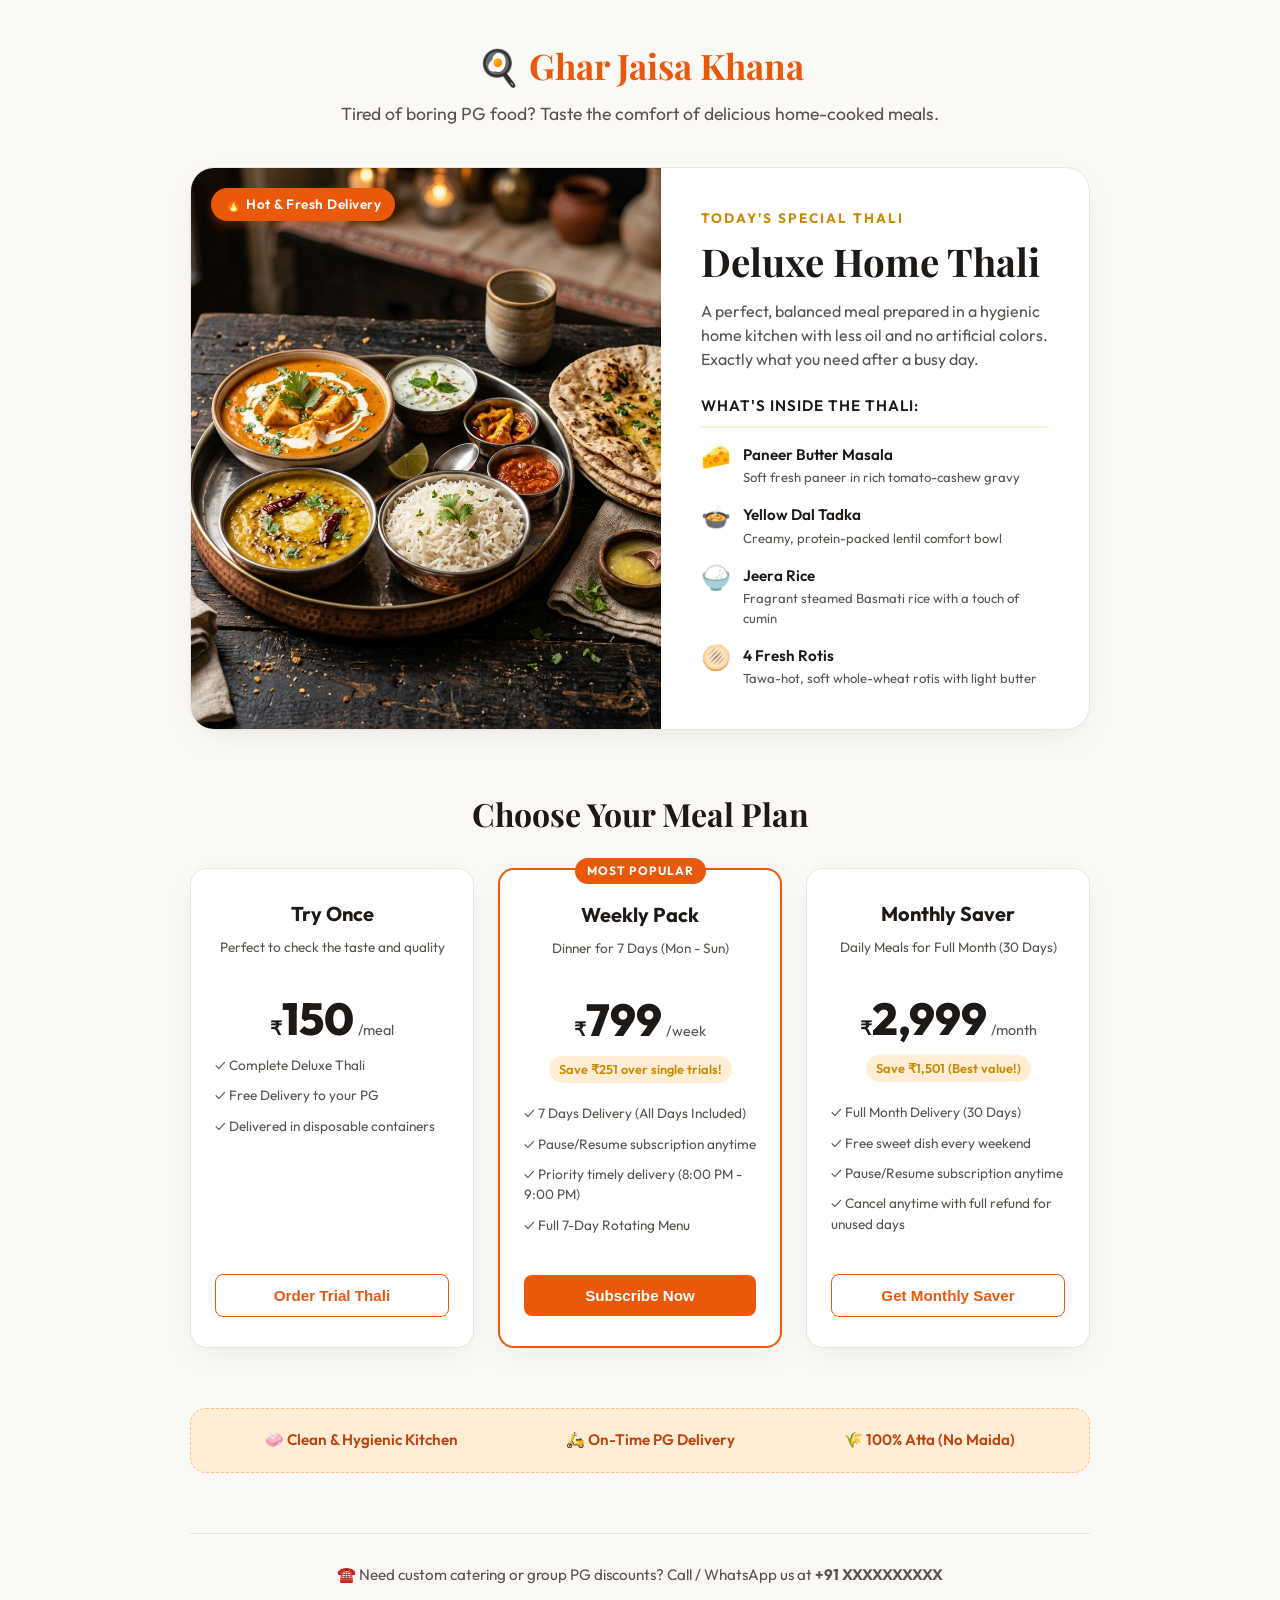
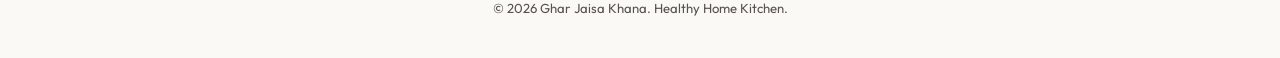
<file: index.html>
<!DOCTYPE html>
<html lang="en">
<head>
    <meta charset="UTF-8">
    <meta name="viewport" content="width=device-width, initial-scale=1.0">
    <meta name="description" content="Ghar Jaisa Khana — Delicious home-cooked meals for PG residents, students, and professionals. Fresh Paneer, Daal, Rice, & soft Rotis delivered to your room.">
    <title>Ghar Jaisa Khana — Daily PG Meals & Subscriptions</title>
    <link rel="preconnect" href="https://fonts.googleapis.com">
    <link rel="preconnect" href="https://fonts.gstatic.com" crossorigin>
    <link href="https://fonts.googleapis.com/css2?family=Outfit:wght@300;400;500;600;700;800&family=Playfair+Display:ital,wght@0,600;0,700;1,600&display=swap" rel="stylesheet">
    <link rel="stylesheet" href="styles.css">
</head>
<body>
    <div class="container">
        <!-- Header -->
        <header class="header">
            <div class="logo">🍳 Ghar Jaisa Khana</div>
            <p class="tagline">Tired of boring PG food? Taste the comfort of delicious home-cooked meals.</p>
        </header>

        <!-- Main Card Section -->
        <div class="main-card">
            <div class="card-image">
                <img src="images/thali.jpg" alt="Deluxe North Indian Thali with Paneer, Daal, Rice, and Roti">
                <div class="badge">🔥 Hot & Fresh Delivery</div>
            </div>
            <div class="card-details">
                <span class="category">TODAY'S SPECIAL THALI</span>
                <h1 class="meal-title">Deluxe Home Thali</h1>
                <p class="meal-description">
                    A perfect, balanced meal prepared in a hygienic home kitchen with less oil and no artificial colors. Exactly what you need after a busy day.
                </p>

                <!-- What's Inside Grid -->
                <h3 class="section-subtitle">What's Inside the Thali:</h3>
                <div class="items-grid">
                    <div class="item-tag">
                        <span class="item-icon">🧀</span>
                        <div>
                            <h4>Paneer Butter Masala</h4>
                            <p>Soft fresh paneer in rich tomato-cashew gravy</p>
                        </div>
                    </div>
                    <div class="item-tag">
                        <span class="item-icon">🍲</span>
                        <div>
                            <h4>Yellow Dal Tadka</h4>
                            <p>Creamy, protein-packed lentil comfort bowl</p>
                        </div>
                    </div>
                    <div class="item-tag">
                        <span class="item-icon">🍚</span>
                        <div>
                            <h4>Jeera Rice</h4>
                            <p>Fragrant steamed Basmati rice with a touch of cumin</p>
                        </div>
                    </div>
                    <div class="item-tag">
                        <span class="item-icon">🫓</span>
                        <div>
                            <h4>4 Fresh Rotis</h4>
                            <p>Tawa-hot, soft whole-wheat rotis with light butter</p>
                        </div>
                    </div>
                </div>
            </div>
        </div>

        <!-- Pricing & Subscriptions -->
        <h2 class="section-heading">Choose Your Meal Plan</h2>
        <div class="pricing-grid">
            <!-- Single Trial Plan -->
            <div class="price-card">
                <h3>Try Once</h3>
                <p class="card-desc">Perfect to check the taste and quality</p>
                <div class="price">
                    <span class="currency">₹</span>
                    <span class="amount">150</span>
                    <span class="unit">/meal</span>
                </div>
                <ul class="features">
                    <li>✓ Complete Deluxe Thali</li>
                    <li>✓ Free Delivery to your PG</li>
                    <li>✓ Delivered in disposable containers</li>
                </ul>
                <button class="btn btn-outline" onclick="openOrderModal('Single Trial Meal (₹150)', 150)">Order Trial Thali</button>
            </div>

            <!-- Weekly Subscription (Recommended) -->
            <div class="price-card popular">
                <span class="popular-tag">MOST POPULAR</span>
                <h3>Weekly Pack</h3>
                <p class="card-desc">Dinner for 7 Days (Mon - Sun)</p>
                <div class="price">
                    <span class="currency">₹</span>
                    <span class="amount">799</span>
                    <span class="unit">/week</span>
                </div>
                <div class="savings">Save ₹251 over single trials!</div>
                <ul class="features">
                    <li>✓ 7 Days Delivery (All Days Included)</li>
                    <li>✓ Pause/Resume subscription anytime</li>
                    <li>✓ Priority timely delivery (8:00 PM - 9:00 PM)</li>
                    <li>✓ Full 7-Day Rotating Menu</li>
                </ul>
                <button class="btn btn-primary" onclick="openOrderModal('Weekly Subscription Plan (₹799)', 799)">Subscribe Now</button>
            </div>

            <!-- Monthly Subscription -->
            <div class="price-card">
                <h3>Monthly Saver</h3>
                <p class="card-desc">Daily Meals for Full Month (30 Days)</p>
                <div class="price">
                    <span class="currency">₹</span>
                    <span class="amount">2,999</span>
                    <span class="unit">/month</span>
                </div>
                <div class="savings">Save ₹1,501 (Best value!)</div>
                <ul class="features">
                    <li>✓ Full Month Delivery (30 Days)</li>
                    <li>✓ Free sweet dish every weekend</li>
                    <li>✓ Pause/Resume subscription anytime</li>
                    <li>✓ Cancel anytime with full refund for unused days</li>
                </ul>
                <button class="btn btn-outline" onclick="openOrderModal('Monthly Saver Plan (₹2999)', 2999)">Get Monthly Saver</button>
            </div>
        </div>

        <!-- Trust Badges -->
        <div class="trust-strip">
            <div class="trust-item">🧼 Clean & Hygienic Kitchen</div>
            <div class="trust-item">🛵 On-Time PG Delivery</div>
            <div class="trust-item">🌾 100% Atta (No Maida)</div>
        </div>

        <!-- Footer Info -->
        <footer class="footer">
            <p>☎️ Need custom catering or group PG discounts? Call / WhatsApp us at <strong>+91 XXXXXXXXXX</strong></p>
            <p class="copyright">&copy; 2026 Ghar Jaisa Khana. Healthy Home Kitchen.</p>
        </footer>
    </div>

    <!-- Order Modal -->
    <div class="modal-overlay" id="orderModal">
        <div class="modal">
            <div class="modal-header">
                <h3>Confirm Your Order</h3>
                <button class="close-btn" onclick="closeOrderModal()">×</button>
            </div>
            <form id="orderForm" onsubmit="sendWhatsAppOrder(event)">
                <input type="hidden" id="selectedPlan">
                <div class="form-group">
                    <label for="planDisplay">Selected Plan</label>
                    <input type="text" id="planDisplay" readonly class="readonly-input">
                </div>
                <div class="form-group">
                    <label for="userName">Your Full Name</label>
                    <input type="text" id="userName" placeholder="e.g. Rahul Sharma" required>
                </div>
                <div class="form-group">
                    <label for="pgAddress">PG Name / Building Name & Room Number</label>
                    <textarea id="pgAddress" placeholder="e.g. Room 302, Stanza Living PG, Sector 62, Noida" rows="3" required></textarea>
                </div>
                <div class="form-group">
                    <label for="mealPreference">Meal Delivery Time</label>
                    <select id="mealPreference" required>
                        <option value="Dinner (8:00 PM - 9:00 PM)">Dinner (8:00 PM - 9:00 PM)</option>
                        <option value="Dinner Early (7:30 PM - 8:00 PM)">Dinner Early (7:30 PM - 8:00 PM)</option>
                    </select>
                </div>
                <button type="submit" class="btn btn-primary btn-block">Confirm via WhatsApp 📱</button>
            </form>
        </div>
    </div>

    <script src="script.js"></script>
</body>
</html>
</file>
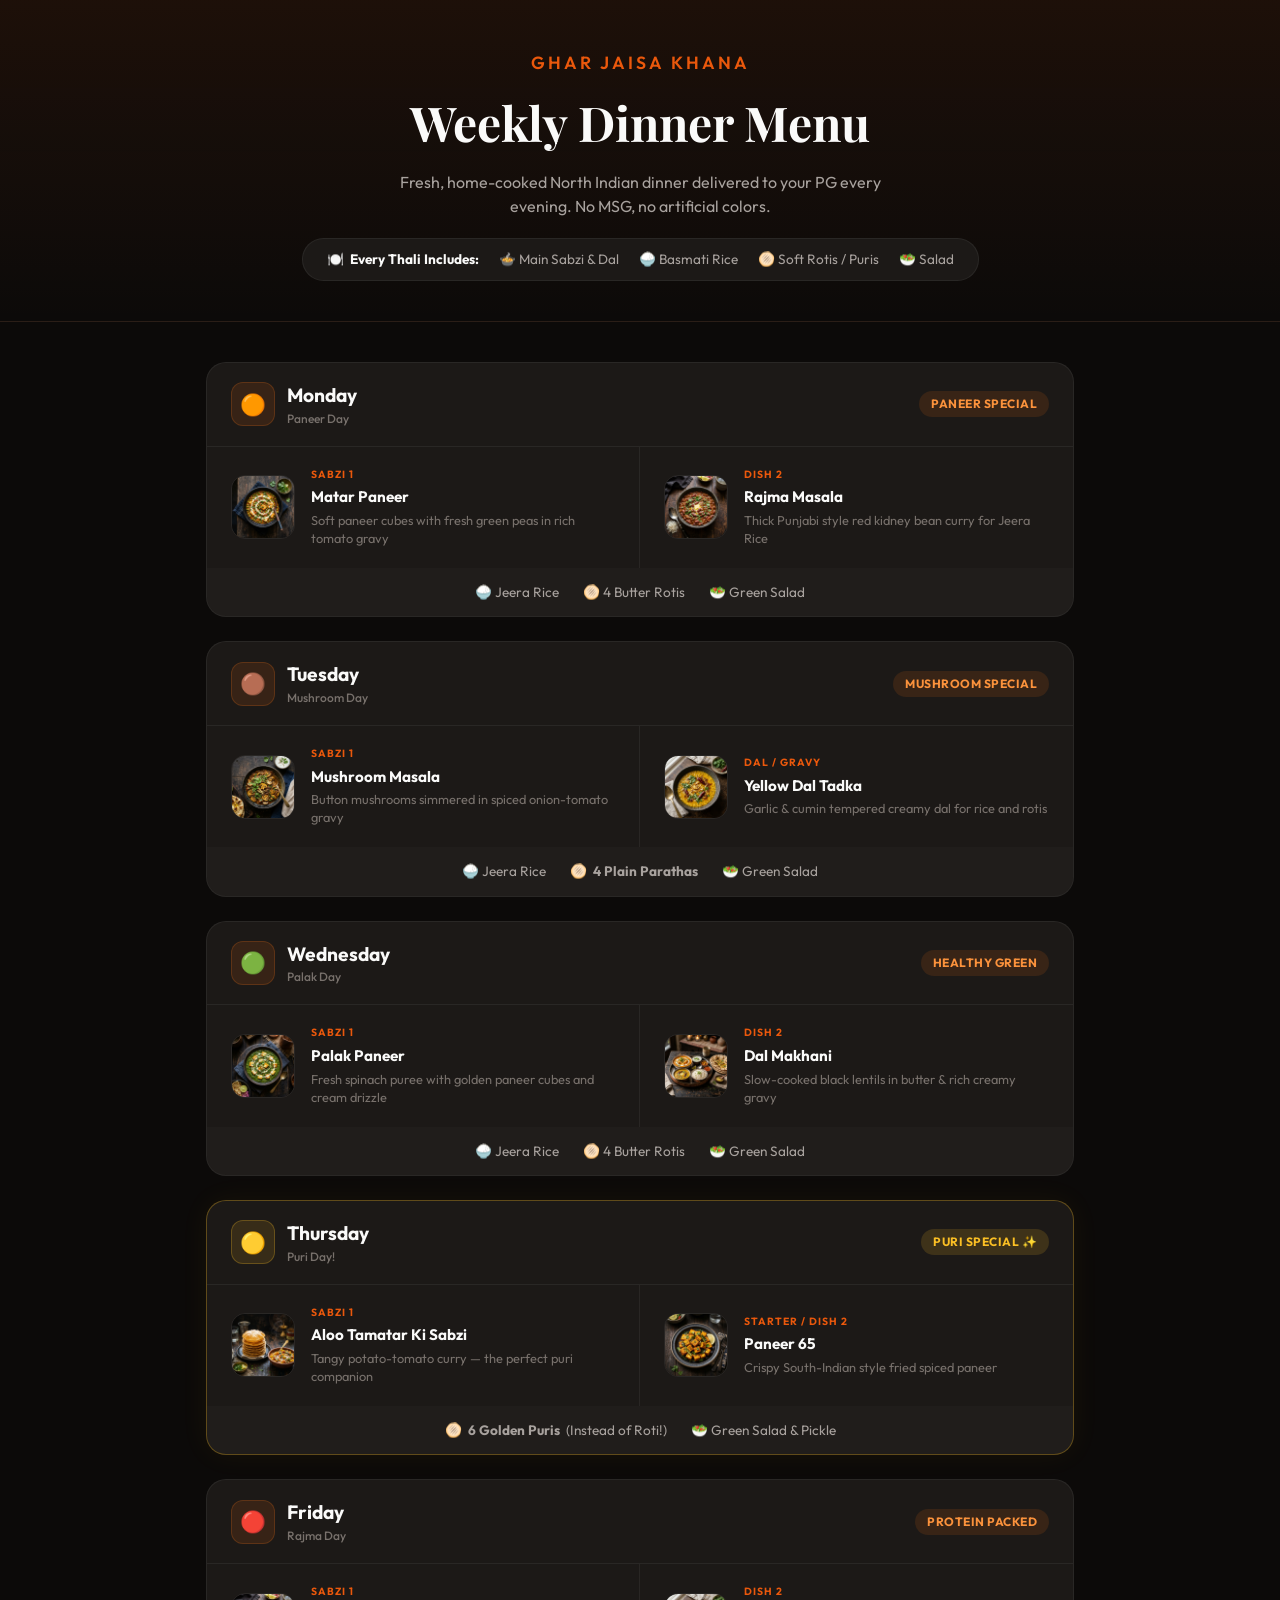
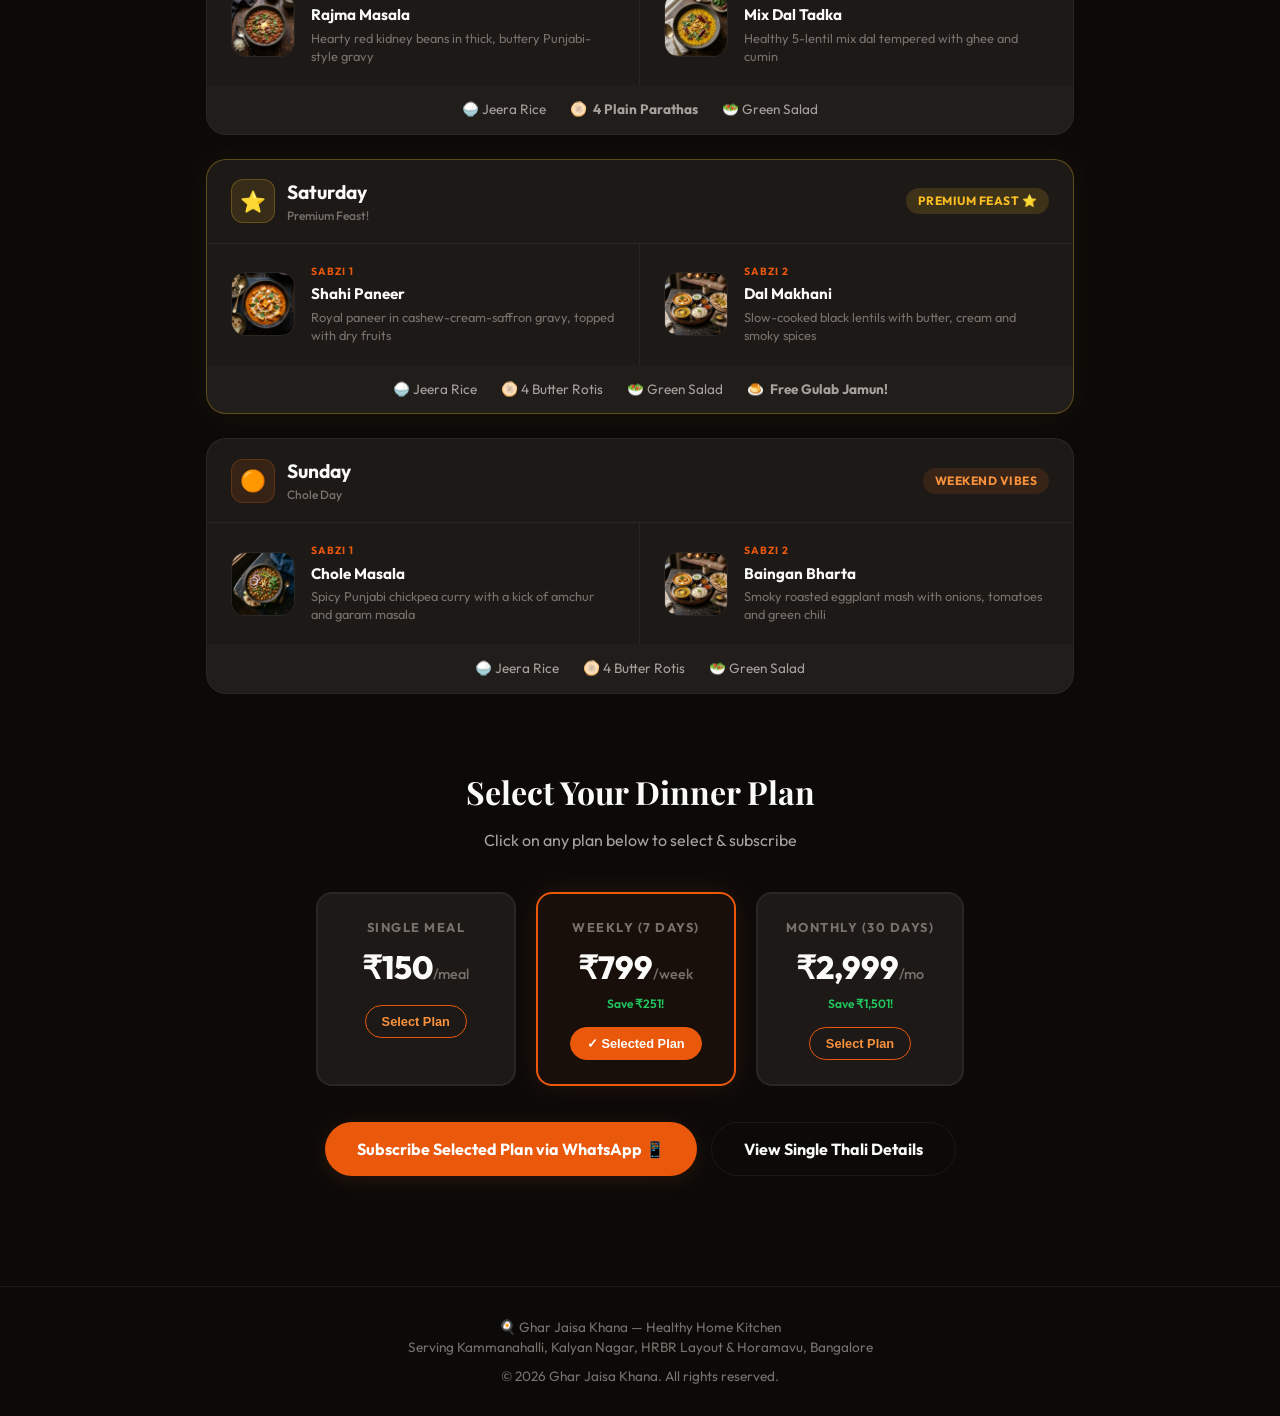
<file: menu.html>
<!DOCTYPE html>
<html lang="en">
<head>
    <meta charset="UTF-8">
    <meta name="viewport" content="width=device-width, initial-scale=1.0">
    <meta name="description" content="Ghar Jaisa Khana — Weekly Dinner Menu for PG Residents. Fresh home-cooked North Indian meals delivered daily.">
    <title>Weekly Dinner Menu — Ghar Jaisa Khana</title>
    <link rel="preconnect" href="https://fonts.googleapis.com">
    <link rel="preconnect" href="https://fonts.gstatic.com" crossorigin>
    <link href="https://fonts.googleapis.com/css2?family=Outfit:wght@300;400;500;600;700;800&family=Playfair+Display:ital,wght@0,600;0,700;1,500&display=swap" rel="stylesheet">
    <style>
        :root {
            --bg: #0c0a09;
            --card-bg: #1c1917;
            --card-border: rgba(255,255,255,0.06);
            --text-1: #fafaf9;
            --text-2: #a8a29e;
            --text-3: #78716c;
            --primary: #ea580c;
            --primary-light: #fb923c;
            --primary-glow: rgba(249, 115, 22, 0.12);
            --gold: #fbbf24;
            --font: 'Outfit', sans-serif;
            --font-serif: 'Playfair Display', serif;
        }

        * { margin: 0; padding: 0; box-sizing: border-box; }

        body {
            font-family: var(--font);
            background: var(--bg);
            color: var(--text-1);
            line-height: 1.5;
            padding: 0;
        }

        /* Header */
        .page-header {
            text-align: center;
            padding: 50px 20px 40px;
            background: linear-gradient(180deg, rgba(234,88,12,0.08) 0%, transparent 100%);
            border-bottom: 1px solid var(--card-border);
        }

        .brand-name {
            font-size: 1.1rem;
            font-weight: 600;
            color: var(--primary);
            letter-spacing: 3px;
            text-transform: uppercase;
            margin-bottom: 10px;
        }

        .page-title {
            font-family: var(--font-serif);
            font-size: clamp(2rem, 5vw, 3rem);
            font-weight: 700;
            margin-bottom: 12px;
        }

        .page-subtitle {
            color: var(--text-2);
            font-size: 1rem;
            max-width: 500px;
            margin: 0 auto 20px;
        }

        .thali-info-strip {
            display: inline-flex;
            align-items: center;
            gap: 20px;
            background: var(--card-bg);
            border: 1px solid var(--card-border);
            border-radius: 99px;
            padding: 10px 24px;
            font-size: 0.85rem;
            color: var(--text-2);
            flex-wrap: wrap;
            justify-content: center;
        }

        .thali-info-strip span {
            display: flex;
            align-items: center;
            gap: 6px;
        }

        .thali-info-strip strong {
            color: var(--text-1);
        }

        /* Main Container */
        .container {
            max-width: 900px;
            margin: 0 auto;
            padding: 40px 16px 60px;
        }

        /* Day Card */
        .day-card {
            background: var(--card-bg);
            border: 1px solid var(--card-border);
            border-radius: 20px;
            overflow: hidden;
            margin-bottom: 24px;
            transition: all 0.3s ease;
        }

        .day-card:hover {
            border-color: rgba(249, 115, 22, 0.25);
            transform: translateY(-2px);
            box-shadow: 0 12px 40px rgba(0,0,0,0.3);
        }

        .day-card.special {
            border-color: rgba(251, 191, 36, 0.3);
            box-shadow: 0 0 30px rgba(251, 191, 36, 0.05);
        }

        .day-header {
            display: flex;
            align-items: center;
            justify-content: space-between;
            padding: 18px 24px;
            border-bottom: 1px solid var(--card-border);
        }

        .day-name {
            display: flex;
            align-items: center;
            gap: 12px;
        }

        .day-icon {
            width: 44px;
            height: 44px;
            background: var(--primary-glow);
            border: 1px solid rgba(249,115,22,0.2);
            border-radius: 12px;
            display: flex;
            align-items: center;
            justify-content: center;
            font-size: 1.3rem;
        }

        .day-card.special .day-icon {
            background: rgba(251,191,36,0.12);
            border-color: rgba(251,191,36,0.25);
        }

        .day-label {
            font-size: 1.2rem;
            font-weight: 700;
        }

        .day-tag {
            font-size: 0.75rem;
            color: var(--text-3);
            font-weight: 500;
        }

        .day-badge {
            font-size: 0.75rem;
            font-weight: 700;
            padding: 4px 12px;
            border-radius: 99px;
            background: rgba(249,115,22,0.12);
            color: var(--primary-light);
            letter-spacing: 0.5px;
        }

        .day-card.special .day-badge {
            background: rgba(251,191,36,0.15);
            color: var(--gold);
        }

        /* Dishes Grid */
        .dishes-grid {
            display: grid;
            grid-template-columns: 1fr 1fr;
            gap: 0;
        }

        .dish-item {
            display: flex;
            align-items: center;
            gap: 16px;
            padding: 20px 24px;
            border-bottom: 1px solid var(--card-border);
            transition: background 0.2s ease;
        }

        .dish-item:hover {
            background: rgba(255,255,255,0.02);
        }

        .dish-item:nth-child(odd) {
            border-right: 1px solid var(--card-border);
        }

        .dish-item:nth-last-child(-n+2) {
            border-bottom: none;
        }

        .dish-img {
            width: 64px;
            height: 64px;
            border-radius: 14px;
            object-fit: cover;
            flex-shrink: 0;
            border: 1px solid var(--card-border);
        }

        .dish-info h4 {
            font-size: 0.95rem;
            font-weight: 700;
            margin-bottom: 3px;
        }

        .dish-info p {
            font-size: 0.8rem;
            color: var(--text-3);
            line-height: 1.4;
        }

        .dish-type-tag {
            font-size: 0.65rem;
            font-weight: 700;
            text-transform: uppercase;
            letter-spacing: 1px;
            color: var(--primary);
            margin-bottom: 4px;
            display: block;
        }

        /* Sides Strip */
        .sides-strip {
            display: flex;
            align-items: center;
            justify-content: center;
            gap: 24px;
            padding: 14px 24px;
            background: rgba(255,255,255,0.015);
            font-size: 0.85rem;
            color: var(--text-2);
        }

        .sides-strip span {
            display: flex;
            align-items: center;
            gap: 6px;
        }

        /* CTA Section */
        .cta-section {
            text-align: center;
            padding: 50px 20px;
            margin-top: 20px;
        }

        .cta-section h2 {
            font-family: var(--font-serif);
            font-size: 2rem;
            margin-bottom: 12px;
        }

        .cta-section p {
            color: var(--text-2);
            margin-bottom: 28px;
            font-size: 1rem;
        }

        .cta-buttons {
            display: flex;
            gap: 14px;
            justify-content: center;
            flex-wrap: wrap;
        }

        .btn {
            display: inline-flex;
            align-items: center;
            gap: 8px;
            padding: 14px 32px;
            font-family: var(--font);
            font-size: 1rem;
            font-weight: 700;
            border-radius: 99px;
            border: none;
            cursor: pointer;
            text-decoration: none;
            transition: all 0.3s ease;
        }

        .btn-primary {
            background: var(--primary);
            color: white;
            box-shadow: 0 4px 20px var(--primary-glow);
        }

        .btn-primary:hover {
            transform: translateY(-2px);
            box-shadow: 0 8px 30px rgba(249,115,22,0.3);
        }

        .btn-outline {
            background: transparent;
            color: var(--text-1);
            border: 1px solid var(--card-border);
        }

        .btn-outline:hover {
            border-color: var(--primary);
            color: var(--primary);
        }

        /* Pricing Strip */
        .pricing-strip {
            display: flex;
            justify-content: center;
            gap: 20px;
            flex-wrap: wrap;
            margin-top: 40px;
        }

        .price-chip {
            background: var(--card-bg);
            border: 2px solid var(--card-border);
            border-radius: 16px;
            padding: 24px 28px;
            text-align: center;
            min-width: 200px;
            cursor: pointer;
            transition: all 0.3s ease;
            position: relative;
        }

        .price-chip:hover {
            border-color: rgba(249, 115, 22, 0.4);
            transform: translateY(-4px);
        }

        .price-chip.active {
            border-color: var(--primary) !important;
            box-shadow: 0 0 25px var(--primary-glow) !important;
            background: rgba(249, 115, 22, 0.05);
        }

        .price-chip.featured {
            /* featured visual hint only if needed */
        }

        .price-chip h4 {
            font-size: 0.8rem;
            color: var(--text-3);
            text-transform: uppercase;
            letter-spacing: 1.5px;
            margin-bottom: 6px;
        }

        .price-chip .price {
            font-size: 2rem;
            font-weight: 800;
        }

        .price-chip .price span {
            font-size: 0.9rem;
            color: var(--text-3);
            font-weight: 500;
        }

        .price-chip .save {
            font-size: 0.75rem;
            color: #22c55e;
            font-weight: 600;
            margin-top: 4px;
        }

        .chip-btn {
            margin-top: 14px;
            padding: 8px 16px;
            font-size: 0.8rem;
            font-weight: 700;
            border-radius: 99px;
            border: 1px solid var(--primary);
            background: transparent;
            color: var(--primary-light);
            cursor: pointer;
            transition: all 0.2s ease;
        }

        .price-chip:hover .chip-btn, .price-chip.active .chip-btn {
            background: var(--primary);
            color: white;
        }

        /* Print Styles for Beautiful Physical Menu Flyer */
        @media print {
            * {
                -webkit-print-color-adjust: exact !important;
                print-color-adjust: exact !important;
                color-adjust: exact !important;
            }

            body {
                background: #0c0a09 !important;
                color: #ffffff !important;
            }

            .page-header {
                background: #1c1917 !important;
                border-bottom: 2px solid #ea580c !important;
                padding: 30px 15px !important;
            }

            .day-card {
                background: #1c1917 !important;
                border: 2px solid #332d29 !important;
                break-inside: avoid;
                margin-bottom: 20px !important;
                box-shadow: none !important;
            }

            .day-card.special {
                border: 2px solid #fbbf24 !important;
                background: #26221f !important;
            }

            .day-header {
                background: rgba(255,255,255,0.03) !important;
                border-bottom: 1px solid #332d29 !important;
            }

            .dish-item {
                border-bottom: 1px solid #332d29 !important;
            }

            .sides-strip {
                background: rgba(234, 88, 12, 0.1) !important;
                color: #fb923c !important;
            }

            .price-chip {
                background: #1c1917 !important;
                border: 2px solid #ea580c !important;
            }

            .chip-btn, .modal-overlay, .cta-buttons .btn-primary {
                display: none !important;
            }

            .cta-section h2 {
                color: #ea580c !important;
            }
        }

        /* Modal Overlay */
        .modal-overlay {
            position: fixed;
            inset: 0;
            background-color: rgba(12, 10, 9, 0.8);
            backdrop-filter: blur(8px);
            display: flex;
            align-items: center;
            justify-content: center;
            z-index: 1000;
            opacity: 0;
            visibility: hidden;
            transition: all 0.3s ease;
            padding: 20px;
        }

        .modal-overlay.active {
            opacity: 1;
            visibility: visible;
        }

        .modal {
            background-color: #1c1917;
            border: 1px solid rgba(255,255,255,0.1);
            border-radius: 24px;
            width: 100%;
            max-width: 450px;
            padding: 30px;
            box-shadow: 0 25px 50px -12px rgba(0, 0, 0, 0.5);
            transform: translateY(20px);
            transition: transform 0.3s ease;
            color: #fafaf9;
        }

        .modal-overlay.active .modal {
            transform: translateY(0);
        }

        .modal-header {
            display: flex;
            justify-content: space-between;
            align-items: center;
            margin-bottom: 20px;
        }

        .modal-header h3 {
            font-family: var(--font-serif);
            font-size: 1.35rem;
            font-weight: 700;
        }

        .close-btn {
            background: none;
            border: none;
            font-size: 1.8rem;
            cursor: pointer;
            color: var(--text-2);
        }

        .close-btn:hover {
            color: var(--text-1);
        }

        .form-group {
            margin-bottom: 16px;
        }

        .form-group label {
            display: block;
            font-size: 0.85rem;
            font-weight: 600;
            margin-bottom: 6px;
            color: var(--text-1);
        }

        .form-group input,
        .form-group textarea,
        .form-group select {
            width: 100%;
            padding: 12px 14px;
            background-color: rgba(255,255,255,0.04);
            border: 1px solid rgba(255,255,255,0.1);
            border-radius: 12px;
            font-family: var(--font);
            font-size: 0.9rem;
            color: var(--text-1);
            outline: none;
        }

        .form-group input:focus,
        .form-group textarea:focus,
        .form-group select:focus {
            border-color: var(--primary);
        }

        .readonly-input {
            background-color: rgba(234, 88, 12, 0.15) !important;
            color: var(--primary-light) !important;
            font-weight: 700 !important;
            border-color: transparent !important;
        }

        /* Footer */
        .footer {
            text-align: center;
            padding: 30px 20px;
            border-top: 1px solid var(--card-border);
            font-size: 0.85rem;
            color: var(--text-3);
        }

        /* Responsive */
        @media (max-width: 600px) {
            .dishes-grid {
                grid-template-columns: 1fr;
            }
            .dish-item:nth-child(odd) {
                border-right: none;
            }
            .dish-item {
                border-bottom: 1px solid var(--card-border);
            }
            .dish-item:last-child {
                border-bottom: none;
            }
            .thali-info-strip {
                gap: 10px;
                padding: 10px 16px;
                font-size: 0.78rem;
            }
            .day-header {
                flex-direction: column;
                align-items: flex-start;
                gap: 8px;
            }
            .sides-strip {
                flex-wrap: wrap;
                gap: 12px;
            }
            .pricing-strip {
                flex-direction: column;
                align-items: center;
            }
        }
    </style>
</head>
<body>

    <!-- Header -->
    <header class="page-header">
        <div class="brand-name">Ghar Jaisa Khana</div>
        <h1 class="page-title">Weekly Dinner Menu</h1>
        <p class="page-subtitle">Fresh, home-cooked North Indian dinner delivered to your PG every evening. No MSG, no artificial colors.</p>
        <div class="thali-info-strip">
            <span>🍽️ <strong>Every Thali Includes:</strong></span>
            <span>🍲 Main Sabzi & Dal</span>
            <span>🍚 Basmati Rice</span>
            <span>🫓 Soft Rotis / Puris</span>
            <span>🥗 Salad</span>
        </div>
    </header>

    <div class="container">

        <!-- MONDAY -->
        <div class="day-card">
            <div class="day-header">
                <div class="day-name">
                    <div class="day-icon">🟠</div>
                    <div>
                        <div class="day-label">Monday</div>
                        <div class="day-tag">Paneer Day</div>
                    </div>
                </div>
                <div class="day-badge">PANEER SPECIAL</div>
            </div>
            <div class="dishes-grid">
                <div class="dish-item">
                    <img src="images/matar_paneer.jpg" alt="Matar Paneer" class="dish-img">
                    <div class="dish-info">
                        <span class="dish-type-tag">Sabzi 1</span>
                        <h4>Matar Paneer</h4>
                        <p>Soft paneer cubes with fresh green peas in rich tomato gravy</p>
                    </div>
                </div>
                <div class="dish-item">
                    <img src="images/rajma_curry.jpg" alt="Rajma Masala" class="dish-img">
                    <div class="dish-info">
                        <span class="dish-type-tag">Dish 2</span>
                        <h4>Rajma Masala</h4>
                        <p>Thick Punjabi style red kidney bean curry for Jeera Rice</p>
                    </div>
                </div>
            </div>
            <div class="sides-strip">
                <span>🍚 Jeera Rice</span>
                <span>🫓 4 Butter Rotis</span>
                <span>🥗 Green Salad</span>
            </div>
        </div>

        <!-- TUESDAY -->
        <div class="day-card">
            <div class="day-header">
                <div class="day-name">
                    <div class="day-icon">🟤</div>
                    <div>
                        <div class="day-label">Tuesday</div>
                        <div class="day-tag">Mushroom Day</div>
                    </div>
                </div>
                <div class="day-badge">MUSHROOM SPECIAL</div>
            </div>
            <div class="dishes-grid">
                <div class="dish-item">
                    <img src="images/mushroom_masala.jpg" alt="Mushroom Masala" class="dish-img">
                    <div class="dish-info">
                        <span class="dish-type-tag">Sabzi 1</span>
                        <h4>Mushroom Masala</h4>
                        <p>Button mushrooms simmered in spiced onion-tomato gravy</p>
                    </div>
                </div>
                <div class="dish-item">
                    <img src="images/dal_tadka.jpg" alt="Dal Tadka" class="dish-img">
                    <div class="dish-info">
                        <span class="dish-type-tag">Dal / Gravy</span>
                        <h4>Yellow Dal Tadka</h4>
                        <p>Garlic & cumin tempered creamy dal for rice and rotis</p>
                    </div>
                </div>
            </div>
            <div class="sides-strip">
                <span>🍚 Jeera Rice</span>
                <span>🫓 <strong>4 Plain Parathas</strong></span>
                <span>🥗 Green Salad</span>
            </div>
        </div>

        <!-- WEDNESDAY -->
        <div class="day-card">
            <div class="day-header">
                <div class="day-name">
                    <div class="day-icon">🟢</div>
                    <div>
                        <div class="day-label">Wednesday</div>
                        <div class="day-tag">Palak Day</div>
                    </div>
                </div>
                <div class="day-badge">HEALTHY GREEN</div>
            </div>
            <div class="dishes-grid">
                <div class="dish-item">
                    <img src="images/palak_paneer.jpg" alt="Palak Paneer" class="dish-img">
                    <div class="dish-info">
                        <span class="dish-type-tag">Sabzi 1</span>
                        <h4>Palak Paneer</h4>
                        <p>Fresh spinach puree with golden paneer cubes and cream drizzle</p>
                    </div>
                </div>
                <div class="dish-item">
                    <img src="images/thali.jpg" alt="Dal Makhani" class="dish-img">
                    <div class="dish-info">
                        <span class="dish-type-tag">Dish 2</span>
                        <h4>Dal Makhani</h4>
                        <p>Slow-cooked black lentils in butter & rich creamy gravy</p>
                    </div>
                </div>
            </div>
            <div class="sides-strip">
                <span>🍚 Jeera Rice</span>
                <span>🫓 4 Butter Rotis</span>
                <span>🥗 Green Salad</span>
            </div>
        </div>

        <!-- THURSDAY -->
        <div class="day-card special">
            <div class="day-header">
                <div class="day-name">
                    <div class="day-icon">🟡</div>
                    <div>
                        <div class="day-label">Thursday</div>
                        <div class="day-tag">Puri Day!</div>
                    </div>
                </div>
                <div class="day-badge">PURI SPECIAL ✨</div>
            </div>
            <div class="dishes-grid">
                <div class="dish-item">
                    <img src="images/aloo_puri.jpg" alt="Aloo Tamatar" class="dish-img">
                    <div class="dish-info">
                        <span class="dish-type-tag">Sabzi 1</span>
                        <h4>Aloo Tamatar Ki Sabzi</h4>
                        <p>Tangy potato-tomato curry — the perfect puri companion</p>
                    </div>
                </div>
                <div class="dish-item">
                    <img src="images/paneer_65.jpg" alt="Paneer 65" class="dish-img">
                    <div class="dish-info">
                        <span class="dish-type-tag">Starter / Dish 2</span>
                        <h4>Paneer 65</h4>
                        <p>Crispy South-Indian style fried spiced paneer</p>
                    </div>
                </div>
            </div>
            <div class="sides-strip">
                <span>🫓 <strong>6 Golden Puris</strong> (Instead of Roti!)</span>
                <span>🥗 Green Salad & Pickle</span>
            </div>
        </div>

        <!-- FRIDAY -->
        <div class="day-card">
            <div class="day-header">
                <div class="day-name">
                    <div class="day-icon">🔴</div>
                    <div>
                        <div class="day-label">Friday</div>
                        <div class="day-tag">Rajma Day</div>
                    </div>
                </div>
                <div class="day-badge">PROTEIN PACKED</div>
            </div>
            <div class="dishes-grid">
                <div class="dish-item">
                    <img src="images/rajma_curry.jpg" alt="Rajma" class="dish-img">
                    <div class="dish-info">
                        <span class="dish-type-tag">Sabzi 1</span>
                        <h4>Rajma Masala</h4>
                        <p>Hearty red kidney beans in thick, buttery Punjabi-style gravy</p>
                    </div>
                </div>
                <div class="dish-item">
                    <img src="images/dal_tadka.jpg" alt="Mix Dal" class="dish-img">
                    <div class="dish-info">
                        <span class="dish-type-tag">Dish 2</span>
                        <h4>Mix Dal Tadka</h4>
                        <p>Healthy 5-lentil mix dal tempered with ghee and cumin</p>
                    </div>
                </div>
            </div>
            <div class="sides-strip">
                <span>🍚 Jeera Rice</span>
                <span>🫓 <strong>4 Plain Parathas</strong></span>
                <span>🥗 Green Salad</span>
            </div>
        </div>

        <!-- SATURDAY -->
        <div class="day-card special">
            <div class="day-header">
                <div class="day-name">
                    <div class="day-icon">⭐</div>
                    <div>
                        <div class="day-label">Saturday</div>
                        <div class="day-tag">Premium Feast!</div>
                    </div>
                </div>
                <div class="day-badge">PREMIUM FEAST ⭐</div>
            </div>
            <div class="dishes-grid">
                <div class="dish-item">
                    <img src="images/shahi_paneer.jpg" alt="Shahi Paneer" class="dish-img">
                    <div class="dish-info">
                        <span class="dish-type-tag">Sabzi 1</span>
                        <h4>Shahi Paneer</h4>
                        <p>Royal paneer in cashew-cream-saffron gravy, topped with dry fruits</p>
                    </div>
                </div>
                <div class="dish-item">
                    <img src="images/thali.jpg" alt="Dal Makhani" class="dish-img">
                    <div class="dish-info">
                        <span class="dish-type-tag">Sabzi 2</span>
                        <h4>Dal Makhani</h4>
                        <p>Slow-cooked black lentils with butter, cream and smoky spices</p>
                    </div>
                </div>
            </div>
            <div class="sides-strip">
                <span>🍚 Jeera Rice</span>
                <span>🫓 4 Butter Rotis</span>
                <span>🥗 Green Salad</span>
                <span>🍮 <strong>Free Gulab Jamun!</strong></span>
            </div>
        </div>

        <!-- SUNDAY -->
        <div class="day-card">
            <div class="day-header">
                <div class="day-name">
                    <div class="day-icon">🟠</div>
                    <div>
                        <div class="day-label">Sunday</div>
                        <div class="day-tag">Chole Day</div>
                    </div>
                </div>
                <div class="day-badge">WEEKEND VIBES</div>
            </div>
            <div class="dishes-grid">
                <div class="dish-item">
                    <img src="images/chole_masala.jpg" alt="Chole" class="dish-img">
                    <div class="dish-info">
                        <span class="dish-type-tag">Sabzi 1</span>
                        <h4>Chole Masala</h4>
                        <p>Spicy Punjabi chickpea curry with a kick of amchur and garam masala</p>
                    </div>
                </div>
                <div class="dish-item">
                    <img src="images/thali.jpg" alt="Baingan Bharta" class="dish-img">
                    <div class="dish-info">
                        <span class="dish-type-tag">Sabzi 2</span>
                        <h4>Baingan Bharta</h4>
                        <p>Smoky roasted eggplant mash with onions, tomatoes and green chili</p>
                    </div>
                </div>
            </div>
            <div class="sides-strip">
                <span>🍚 Jeera Rice</span>
                <span>🫓 4 Butter Rotis</span>
                <span>🥗 Green Salad</span>
            </div>
        </div>

        <!-- CTA & Pricing -->
        <section class="cta-section">
            <h2>Select Your Dinner Plan</h2>
            <p>Click on any plan below to select & subscribe</p>

            <div class="pricing-strip" id="pricingStrip">
                <div class="price-chip" onclick="selectPlan(this, 'Single Trial Meal (₹150)', 150)">
                    <h4>Single Meal</h4>
                    <div class="price">&#8377;150<span>/meal</span></div>
                    <button class="chip-btn">Select Plan</button>
                </div>
                <div class="price-chip featured active" onclick="selectPlan(this, 'Weekly Subscription Plan (₹799)', 799)">
                    <h4>Weekly (7 Days)</h4>
                    <div class="price">&#8377;799<span>/week</span></div>
                    <div class="save">Save &#8377;251!</div>
                    <button class="chip-btn">✓ Selected Plan</button>
                </div>
                <div class="price-chip" onclick="selectPlan(this, 'Monthly Saver Plan (₹2,999)', 2999)">
                    <h4>Monthly (30 Days)</h4>
                    <div class="price">&#8377;2,999<span>/mo</span></div>
                    <div class="save">Save &#8377;1,501!</div>
                    <button class="chip-btn">Select Plan</button>
                </div>
            </div>

            <div class="cta-buttons" style="margin-top: 36px;">
                <button onclick="openMenuModal()" class="btn btn-primary" id="mainSubscribeBtn">Subscribe Selected Plan via WhatsApp 📱</button>
                <a href="index.html" class="btn btn-outline">View Single Thali Details</a>
            </div>
        </section>
    </div>

    <!-- Order Modal -->
    <div class="modal-overlay" id="orderModal">
        <div class="modal">
            <div class="modal-header">
                <h3>Confirm Your Order</h3>
                <button class="close-btn" onclick="closeMenuModal()">×</button>
            </div>
            <form id="orderForm" onsubmit="sendWhatsAppOrder(event)">
                <input type="hidden" id="selectedPlan" value="Weekly Subscription Plan (₹799)">
                <div class="form-group">
                    <label for="planDisplay">Selected Dinner Plan</label>
                    <input type="text" id="planDisplay" value="Weekly Subscription Plan (₹799)" readonly class="readonly-input">
                </div>
                <div class="form-group">
                    <label for="userName">Your Full Name</label>
                    <input type="text" id="userName" placeholder="e.g. Rahul Sharma" required>
                </div>
                <div class="form-group">
                    <label for="pgAddress">PG Name / Room Number & Address</label>
                    <textarea id="pgAddress" placeholder="e.g. Room 302, Stanza Living PG, Kammanahalli, Bangalore" rows="3" required></textarea>
                </div>
                <div class="form-group">
                    <label for="mealPreference">Dinner Delivery Time</label>
                    <select id="mealPreference" required>
                        <option value="Dinner (8:00 PM - 9:00 PM)">Dinner (8:00 PM - 9:00 PM)</option>
                        <option value="Dinner Early (7:30 PM - 8:00 PM)">Dinner Early (7:30 PM - 8:00 PM)</option>
                    </select>
                </div>
                <button type="submit" class="btn btn-primary btn-block" style="width: 100%; border-radius: 12px;">Confirm via WhatsApp 📱</button>
            </form>
        </div>
    </div>

    <!-- Footer -->
    <footer class="footer">
        <p>🍳 Ghar Jaisa Khana — Healthy Home Kitchen</p>
        <p>Serving Kammanahalli, Kalyan Nagar, HRBR Layout & Horamavu, Bangalore</p>
        <p style="margin-top: 8px;">&#169; 2026 Ghar Jaisa Khana. All rights reserved.</p>
    </footer>

    <script>
        const WHATSAPP_NUMBER = "918449311016";
        let currentPlan = "Weekly Subscription Plan (₹799)";

        function selectPlan(element, planName, price) {
            document.querySelectorAll('.price-chip').forEach(chip => {
                chip.classList.remove('active');
                const btn = chip.querySelector('.chip-btn');
                if (btn) btn.textContent = 'Select Plan';
            });
            element.classList.add('active');
            const activeBtn = element.querySelector('.chip-btn');
            if (activeBtn) activeBtn.textContent = '✓ Selected Plan';

            currentPlan = planName;
            document.getElementById('selectedPlan').value = planName;
            document.getElementById('planDisplay').value = planName;
        }

        function openMenuModal() {
            document.getElementById('orderModal').classList.add('active');
            document.body.style.overflow = 'hidden';
        }

        function closeMenuModal() {
            document.getElementById('orderModal').classList.remove('active');
            document.body.style.overflow = '';
        }

        window.onclick = function(event) {
            const modal = document.getElementById('orderModal');
            if (event.target == modal) {
                closeMenuModal();
            }
        }

        function sendWhatsAppOrder(event) {
            event.preventDefault();
            const plan = document.getElementById('selectedPlan').value;
            const name = document.getElementById('userName').value;
            const address = document.getElementById('pgAddress').value;
            const timePref = document.getElementById('mealPreference').value;

            // 1. Trigger Webhook to Central Database (Auto Add Subscriber)
            const masterApi = localStorage.getItem('googleSheetApiUrl') || "";
            if (masterApi) {
                fetch(`${masterApi}?action=new_subscriber&name=${encodeURIComponent(name)}&phone=&address=${encodeURIComponent(address)}&plan=${encodeURIComponent(plan)}`, { mode: 'no-cors' });
            }

            // 2. Smart YES Tap Link Generator for Customer
            const yesTapLink = `https://wa.me/${WHATSAPP_NUMBER}?text=YES_${encodeURIComponent(name.trim().replace(/\s+/g, '_'))}`;

            const replyText = `Hi ${name}, your subscription for "${plan}" is CONFIRMED for ${timePref}. We will deliver to: ${address}. Please pay via UPI. Thank you!`;
            const encodedReply = encodeURIComponent(replyText);
            const quickConfirmLink = `https://wa.me/?text=${encodedReply}`;

            const message = `Hello Ghar Jaisa Khana! 🍳\n\nI want to subscribe to a Dinner Plan from the Weekly Menu.\n\n👤 *Name*: ${name}\n📦 *Selected Plan*: ${plan}\n🏠 *PG Delivery Address*: ${address}\n⏰ *Time Preference*: ${timePref}\n\n👉 *Your Daily 1-Tap YES Link* (Daily Dinner Confirmation):\n${yesTapLink}\n\nPlease confirm my subscription and send payment details (UPI). Thanks!\n\n------------------------\n👉 *Owner Reply Helper* (Tap to confirm):\n${quickConfirmLink}`;

            const encodedMessage = encodeURIComponent(message);
            window.open(`https://wa.me/${WHATSAPP_NUMBER}?text=${encodedMessage}`, '_blank');
            closeMenuModal();
            document.getElementById('orderForm').reset();
        }
    </script>
</body>
</html>
</file>
<file: styles.css>
/* ===================================================
   Ghar Jaisa Khana — PG Meal Catalog CSS
   =================================================== */

:root {
    --bg-main: #faf9f6;
    --text-primary: #1c1917;
    --text-secondary: #57534e;
    --primary: #ea580c;
    --primary-hover: #c2410c;
    --primary-light: #ffedd5;
    --accent: #ca8a04;
    --white: #ffffff;
    --border: #e7e5e4;
    --shadow: 0 10px 30px -10px rgba(120, 113, 108, 0.15);
    --shadow-hover: 0 20px 40px -15px rgba(120, 113, 108, 0.25);
    --radius-sm: 8px;
    --radius-md: 16px;
    --radius-lg: 24px;
    --font-sans: 'Outfit', sans-serif;
    --font-serif: 'Playfair Display', serif;
}

*, *::before, *::after {
    margin: 0;
    padding: 0;
    box-sizing: border-box;
}

body {
    font-family: var(--font-sans);
    background-color: var(--bg-main);
    color: var(--text-primary);
    line-height: 1.5;
    padding: 40px 20px;
}

.container {
    max-width: 900px;
    margin: 0 auto;
}

/* Header */
.header {
    text-align: center;
    margin-bottom: 40px;
}

.logo {
    font-family: var(--font-serif);
    font-size: 2.2rem;
    font-weight: 700;
    color: var(--primary);
    margin-bottom: 8px;
}

.tagline {
    font-size: 1.1rem;
    color: var(--text-secondary);
    font-weight: 400;
}

/* Main Food Card */
.main-card {
    background-color: var(--white);
    border-radius: var(--radius-lg);
    box-shadow: var(--shadow);
    overflow: hidden;
    display: grid;
    grid-template-columns: 1.1fr 1fr;
    margin-bottom: 60px;
    border: 1px solid var(--border);
    transition: transform 0.3s ease;
}

.main-card:hover {
    transform: translateY(-2px);
}

.card-image {
    position: relative;
    height: 100%;
    min-height: 350px;
}

.card-image img {
    width: 100%;
    height: 100%;
    object-fit: cover;
}

.badge {
    position: absolute;
    top: 20px;
    left: 20px;
    background-color: var(--primary);
    color: var(--white);
    padding: 6px 14px;
    font-size: 0.85rem;
    font-weight: 600;
    border-radius: 9999px;
    letter-spacing: 0.5px;
    box-shadow: 0 4px 10px rgba(234, 88, 12, 0.3);
}

.card-details {
    padding: 40px;
    display: flex;
    flex-direction: column;
    justify-content: center;
}

.category {
    font-size: 0.85rem;
    font-weight: 700;
    color: var(--accent);
    letter-spacing: 2px;
    margin-bottom: 10px;
}

.meal-title {
    font-family: var(--font-serif);
    font-size: 2.4rem;
    font-weight: 700;
    line-height: 1.15;
    margin-bottom: 16px;
}

.meal-description {
    color: var(--text-secondary);
    margin-bottom: 24px;
    font-size: 1rem;
}

.section-subtitle {
    font-size: 0.95rem;
    font-weight: 600;
    text-transform: uppercase;
    letter-spacing: 1px;
    color: var(--text-primary);
    margin-bottom: 16px;
    border-bottom: 2px solid var(--primary-light);
    padding-bottom: 8px;
}

.items-grid {
    display: grid;
    grid-template-columns: 1fr;
    gap: 16px;
}

.item-tag {
    display: flex;
    align-items: flex-start;
    gap: 12px;
}

.item-icon {
    font-size: 1.5rem;
    line-height: 1;
}

.item-tag h4 {
    font-size: 0.95rem;
    font-weight: 600;
    color: var(--text-primary);
    margin-bottom: 2px;
}

.item-tag p {
    font-size: 0.82rem;
    color: var(--text-secondary);
}

/* Pricing Grid */
.section-heading {
    text-align: center;
    font-family: var(--font-serif);
    font-size: 2rem;
    margin-bottom: 30px;
}

.pricing-grid {
    display: grid;
    grid-template-columns: repeat(3, 1fr);
    gap: 24px;
    margin-bottom: 60px;
}

.price-card {
    background-color: var(--white);
    border: 1px solid var(--border);
    border-radius: var(--radius-md);
    padding: 30px 24px;
    display: flex;
    flex-direction: column;
    align-items: center;
    text-align: center;
    position: relative;
    box-shadow: var(--shadow);
    transition: all 0.3s ease;
}

.price-card:hover {
    transform: translateY(-4px);
    border-color: var(--primary);
    box-shadow: var(--shadow-hover);
}

.price-card.popular {
    border: 2px solid var(--primary);
}

.popular-tag {
    position: absolute;
    top: -12px;
    background-color: var(--primary);
    color: var(--white);
    padding: 4px 12px;
    font-size: 0.75rem;
    font-weight: 700;
    border-radius: 9999px;
    letter-spacing: 1px;
}

.price-card h3 {
    font-size: 1.25rem;
    font-weight: 700;
    margin-bottom: 8px;
}

.card-desc {
    font-size: 0.85rem;
    color: var(--text-secondary);
    margin-bottom: 20px;
    height: 40px;
}

.price {
    display: flex;
    align-items: baseline;
    justify-content: center;
    margin-bottom: 12px;
}

.currency {
    font-size: 1.2rem;
    font-weight: 700;
    color: var(--text-primary);
}

.amount {
    font-size: 2.8rem;
    font-weight: 800;
    color: var(--text-primary);
    line-height: 1;
}

.unit {
    font-size: 0.9rem;
    color: var(--text-secondary);
    margin-left: 4px;
}

.savings {
    font-size: 0.8rem;
    font-weight: 600;
    color: var(--accent);
    background-color: var(--primary-light);
    padding: 4px 10px;
    border-radius: 9999px;
    margin-bottom: 20px;
}

.features {
    text-align: left;
    width: 100%;
    margin-bottom: 30px;
    flex-grow: 1;
}

.features li {
    font-size: 0.85rem;
    color: var(--text-secondary);
    margin-bottom: 10px;
    list-style: none;
}

/* Buttons */
.btn {
    display: block;
    width: 100%;
    padding: 12px 24px;
    font-size: 0.95rem;
    font-weight: 600;
    border-radius: var(--radius-sm);
    border: none;
    cursor: pointer;
    transition: all 0.2s ease;
    text-align: center;
}

.btn-primary {
    background-color: var(--primary);
    color: var(--white);
}

.btn-primary:hover {
    background-color: var(--primary-hover);
}

.btn-outline {
    background-color: transparent;
    border: 1px solid var(--primary);
    color: var(--primary);
}

.btn-outline:hover {
    background-color: var(--primary-light);
}

.btn-block {
    margin-top: 10px;
}

/* Trust Strip */
.trust-strip {
    display: flex;
    justify-content: space-around;
    background-color: var(--primary-light);
    border-radius: var(--radius-md);
    padding: 20px;
    margin-bottom: 60px;
    border: 1px dashed rgba(234, 88, 12, 0.3);
}

.trust-item {
    font-size: 0.95rem;
    font-weight: 600;
    color: var(--primary-hover);
}

/* Footer */
.footer {
    text-align: center;
    border-top: 1px solid var(--border);
    padding-top: 30px;
    font-size: 0.95rem;
    color: var(--text-secondary);
}

.copyright {
    font-size: 0.82rem;
    color: var(--text-secondary);
    margin-top: 12px;
}

/* Modal */
.modal-overlay {
    position: fixed;
    inset: 0;
    background-color: rgba(28, 25, 23, 0.6);
    backdrop-filter: blur(4px);
    display: flex;
    align-items: center;
    justify-content: center;
    z-index: 1000;
    opacity: 0;
    visibility: hidden;
    transition: all 0.3s ease;
}

.modal-overlay.active {
    opacity: 1;
    visibility: visible;
}

.modal {
    background-color: var(--white);
    border-radius: var(--radius-md);
    width: 100%;
    max-width: 450px;
    padding: 30px;
    box-shadow: 0 20px 25px -5px rgba(0, 0, 0, 0.1);
    transform: translateY(20px);
    transition: transform 0.3s ease;
}

.modal-overlay.active .modal {
    transform: translateY(0);
}

.modal-header {
    display: flex;
    justify-content: space-between;
    align-items: center;
    margin-bottom: 20px;
}

.modal-header h3 {
    font-family: var(--font-serif);
    font-size: 1.35rem;
    font-weight: 700;
}

.close-btn {
    background: none;
    border: none;
    font-size: 1.8rem;
    cursor: pointer;
    color: var(--text-secondary);
}

.close-btn:hover {
    color: var(--text-primary);
}

.form-group {
    margin-bottom: 16px;
}

.form-group label {
    display: block;
    font-size: 0.85rem;
    font-weight: 600;
    margin-bottom: 6px;
    color: var(--text-primary);
}

.form-group input,
.form-group textarea,
.form-group select {
    width: 100%;
    padding: 10px 14px;
    border: 1px solid var(--border);
    border-radius: var(--radius-sm);
    font-family: var(--font-sans);
    font-size: 0.9rem;
    outline: none;
}

.form-group input:focus,
.form-group textarea:focus,
.form-group select:focus {
    border-color: var(--primary);
}

.readonly-input {
    background-color: var(--primary-light);
    color: var(--primary-hover);
    font-weight: 600;
    border-color: transparent !important;
}

/* Responsive */
@media (max-width: 768px) {
    body {
        padding: 20px 10px;
    }
    .main-card {
        grid-template-columns: 1fr;
    }
    .card-image {
        min-height: 250px;
    }
    .pricing-grid {
        grid-template-columns: 1fr;
        gap: 20px;
    }
    .price-card.popular {
        transform: scale(1);
    }
    .trust-strip {
        flex-direction: column;
        gap: 12px;
        align-items: center;
    }
}
</file>
